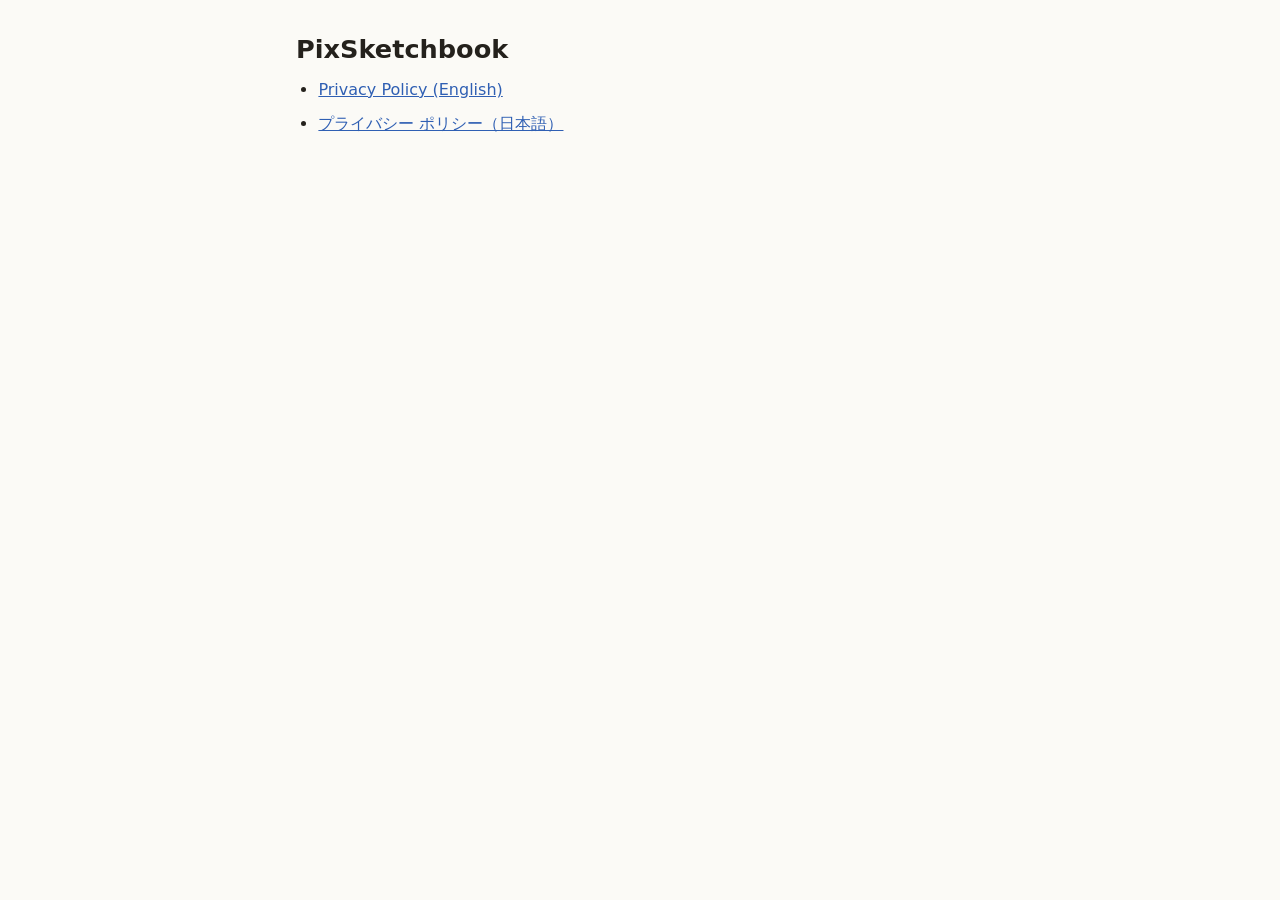
<file: index.html>
<!doctype html>
<html lang="en">
<head>
<meta charset="utf-8">
<meta name="viewport" content="width=device-width, initial-scale=1">
<title>PixSketchbook Privacy Policy</title>
<link rel="stylesheet" href="style.css">
</head>
<body>
<main>
<h1>PixSketchbook</h1>
<ul>
<li><a href="en/" hreflang="en">Privacy Policy (English)</a></li>
<li><a href="ja/" hreflang="ja">プライバシー ポリシー（日本語）</a></li>
</ul>
</main>
</body>
</html>
</file>
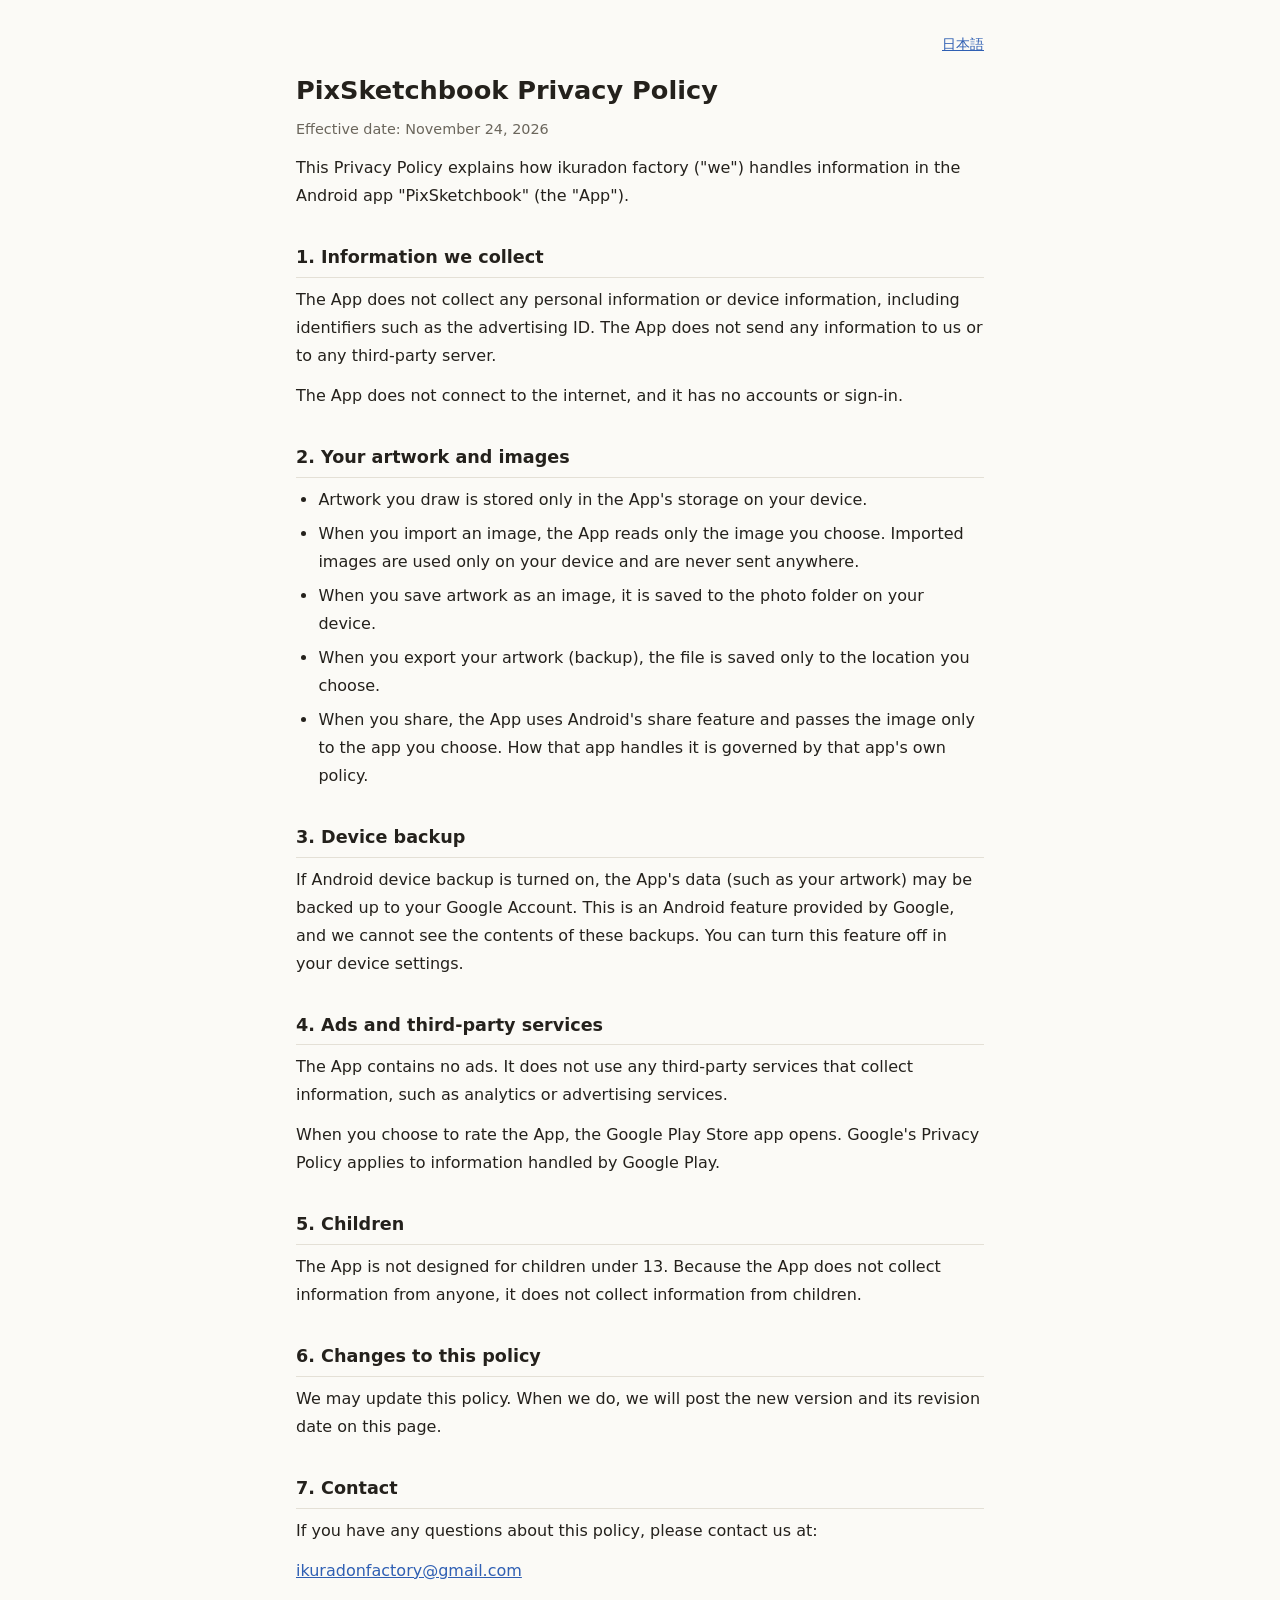
<file: en/index.html>
<!doctype html>
<html lang="en">
<head>
<meta charset="utf-8">
<meta name="viewport" content="width=device-width, initial-scale=1">
<title>Privacy Policy | PixSketchbook</title>
<link rel="stylesheet" href="../style.css">
</head>
<body>
<main>
<p class="lang"><a href="../ja/" hreflang="ja">日本語</a></p>
<h1>PixSketchbook Privacy Policy</h1>
<p class="meta">Effective date: November 24, 2026</p>

<p>This Privacy Policy explains how ikuradon factory ("we") handles information in the Android app "PixSketchbook" (the "App").</p>

<h2>1. Information we collect</h2>
<p>The App does not collect any personal information or device information, including identifiers such as the advertising ID. The App does not send any information to us or to any third-party server.</p>
<p>The App does not connect to the internet, and it has no accounts or sign-in.</p>

<h2>2. Your artwork and images</h2>
<ul>
<li>Artwork you draw is stored only in the App's storage on your device.</li>
<li>When you import an image, the App reads only the image you choose. Imported images are used only on your device and are never sent anywhere.</li>
<li>When you save artwork as an image, it is saved to the photo folder on your device.</li>
<li>When you export your artwork (backup), the file is saved only to the location you choose.</li>
<li>When you share, the App uses Android's share feature and passes the image only to the app you choose. How that app handles it is governed by that app's own policy.</li>
</ul>

<h2>3. Device backup</h2>
<p>If Android device backup is turned on, the App's data (such as your artwork) may be backed up to your Google Account. This is an Android feature provided by Google, and we cannot see the contents of these backups. You can turn this feature off in your device settings.</p>

<h2>4. Ads and third-party services</h2>
<p>The App contains no ads. It does not use any third-party services that collect information, such as analytics or advertising services.</p>
<p>When you choose to rate the App, the Google Play Store app opens. Google's Privacy Policy applies to information handled by Google Play.</p>

<h2>5. Children</h2>
<p>The App is not designed for children under 13. Because the App does not collect information from anyone, it does not collect information from children.</p>

<h2>6. Changes to this policy</h2>
<p>We may update this policy. When we do, we will post the new version and its revision date on this page.</p>

<h2>7. Contact</h2>
<p>If you have any questions about this policy, please contact us at:</p>
<p><a href="mailto:ikuradonfactory@gmail.com">ikuradonfactory@gmail.com</a></p>
</main>
</body>
</html>
</file>
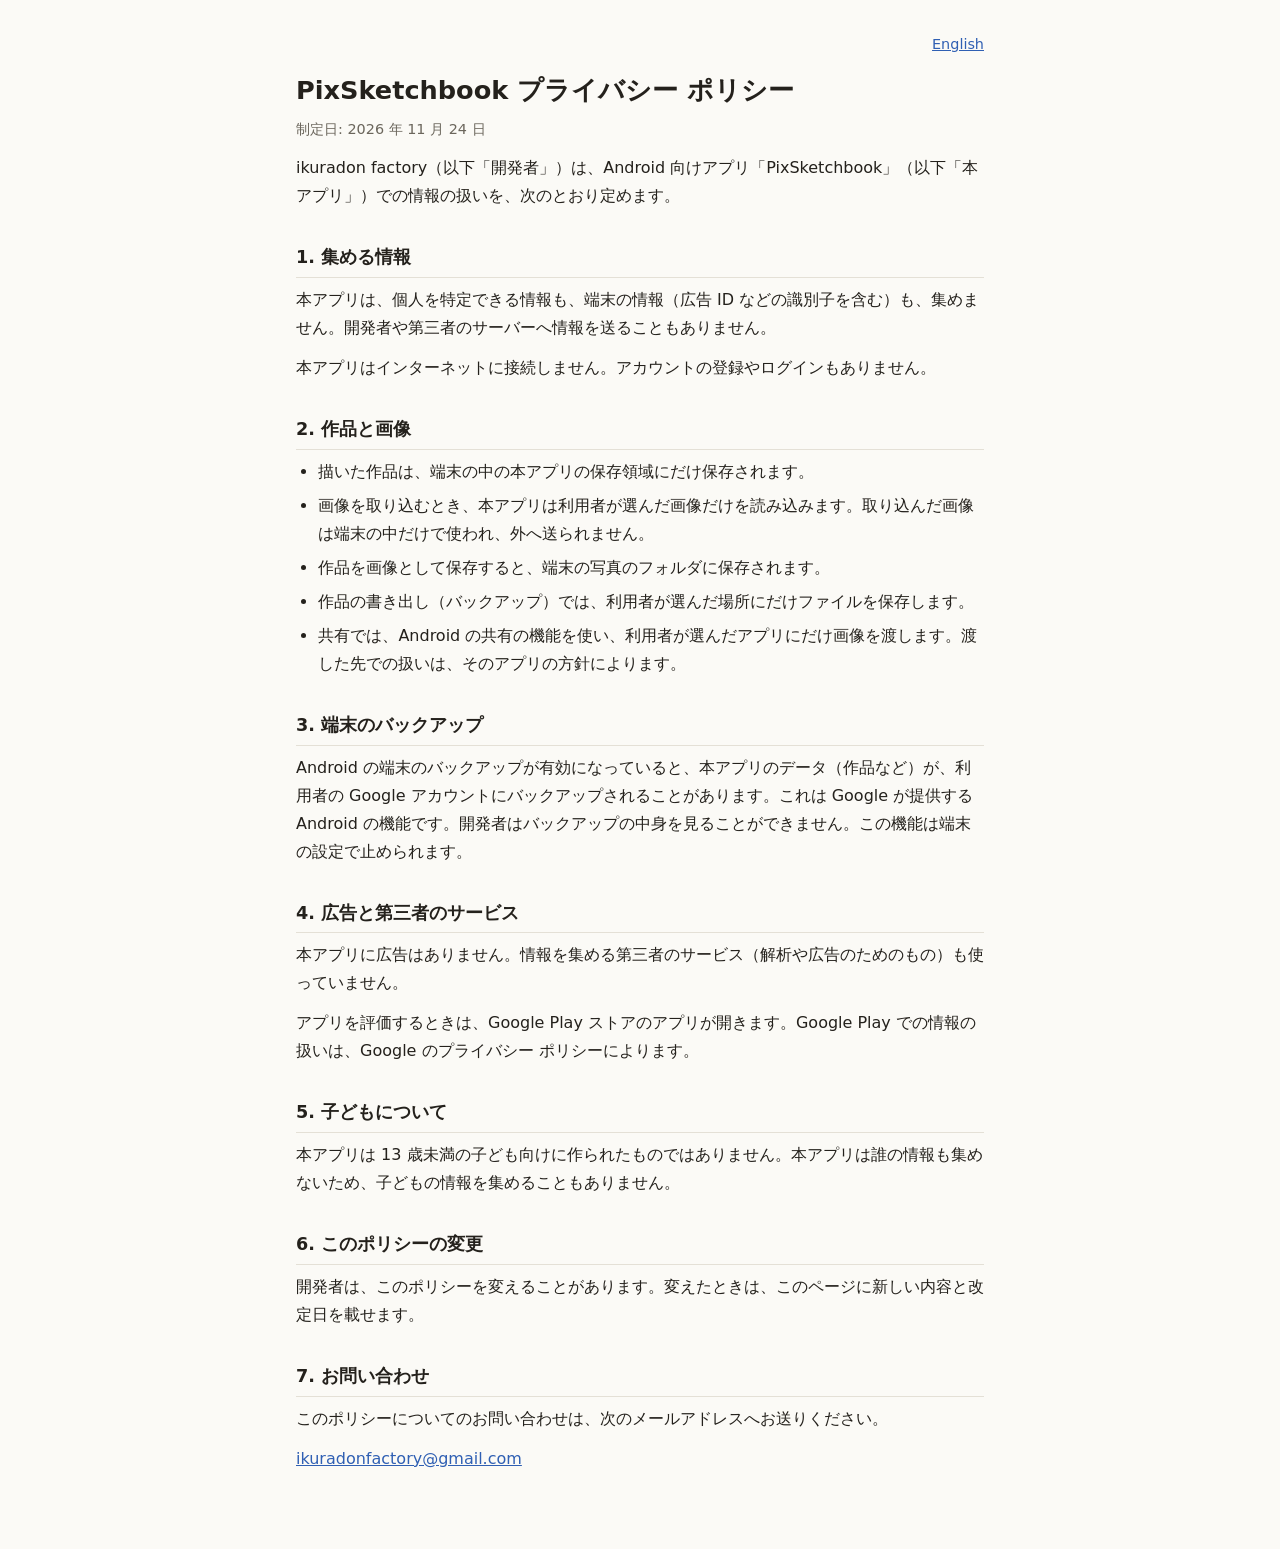
<file: ja/index.html>
<!doctype html>
<html lang="ja">
<head>
<meta charset="utf-8">
<meta name="viewport" content="width=device-width, initial-scale=1">
<title>プライバシー ポリシー | PixSketchbook</title>
<link rel="stylesheet" href="../style.css">
</head>
<body>
<main>
<p class="lang"><a href="../en/" hreflang="en">English</a></p>
<h1>PixSketchbook プライバシー ポリシー</h1>
<p class="meta">制定日: 2026 年 11 月 24 日</p>

<p>ikuradon factory（以下「開発者」）は、Android 向けアプリ「PixSketchbook」（以下「本アプリ」）での情報の扱いを、次のとおり定めます。</p>

<h2>1. 集める情報</h2>
<p>本アプリは、個人を特定できる情報も、端末の情報（広告 ID などの識別子を含む）も、集めません。開発者や第三者のサーバーへ情報を送ることもありません。</p>
<p>本アプリはインターネットに接続しません。アカウントの登録やログインもありません。</p>

<h2>2. 作品と画像</h2>
<ul>
<li>描いた作品は、端末の中の本アプリの保存領域にだけ保存されます。</li>
<li>画像を取り込むとき、本アプリは利用者が選んだ画像だけを読み込みます。取り込んだ画像は端末の中だけで使われ、外へ送られません。</li>
<li>作品を画像として保存すると、端末の写真のフォルダに保存されます。</li>
<li>作品の書き出し（バックアップ）では、利用者が選んだ場所にだけファイルを保存します。</li>
<li>共有では、Android の共有の機能を使い、利用者が選んだアプリにだけ画像を渡します。渡した先での扱いは、そのアプリの方針によります。</li>
</ul>

<h2>3. 端末のバックアップ</h2>
<p>Android の端末のバックアップが有効になっていると、本アプリのデータ（作品など）が、利用者の Google アカウントにバックアップされることがあります。これは Google が提供する Android の機能です。開発者はバックアップの中身を見ることができません。この機能は端末の設定で止められます。</p>

<h2>4. 広告と第三者のサービス</h2>
<p>本アプリに広告はありません。情報を集める第三者のサービス（解析や広告のためのもの）も使っていません。</p>
<p>アプリを評価するときは、Google Play ストアのアプリが開きます。Google Play での情報の扱いは、Google のプライバシー ポリシーによります。</p>

<h2>5. 子どもについて</h2>
<p>本アプリは 13 歳未満の子ども向けに作られたものではありません。本アプリは誰の情報も集めないため、子どもの情報を集めることもありません。</p>

<h2>6. このポリシーの変更</h2>
<p>開発者は、このポリシーを変えることがあります。変えたときは、このページに新しい内容と改定日を載せます。</p>

<h2>7. お問い合わせ</h2>
<p>このポリシーについてのお問い合わせは、次のメールアドレスへお送りください。</p>
<p><a href="mailto:ikuradonfactory@gmail.com">ikuradonfactory@gmail.com</a></p>
</main>
</body>
</html>
</file>
<file: style.css>
:root {
  --bg: #fbfaf6;
  --text: #24211c;
  --muted: #6b665c;
  --line: #e4e0d6;
  --link: #2f5fb3;
  color-scheme: light dark;
}
@media (prefers-color-scheme: dark) {
  :root {
    --bg: #1c1b19;
    --text: #ece9e2;
    --muted: #a8a397;
    --line: #3a3833;
    --link: #8db4f5;
  }
}
* { box-sizing: border-box; }
body {
  margin: 0;
  background: var(--bg);
  color: var(--text);
  font-family: system-ui, -apple-system, "Segoe UI", "Hiragino Sans", "Noto Sans JP", sans-serif;
  line-height: 1.75;
}
main {
  max-width: 720px;
  margin: 0 auto;
  padding: 32px 16px 64px;
}
h1 { font-size: 1.6rem; line-height: 1.4; margin: 0 0 8px; }
h2 {
  font-size: 1.1rem;
  margin: 32px 0 8px;
  padding-bottom: 4px;
  border-bottom: 1px solid var(--line);
}
p, ul { margin: 0 0 12px; }
ul { padding-left: 1.4em; }
li { margin-bottom: 6px; }
a { color: var(--link); }
.meta { color: var(--muted); font-size: 0.9rem; }
.lang { text-align: right; margin: 0 0 16px; font-size: 0.9rem; }
</file>
